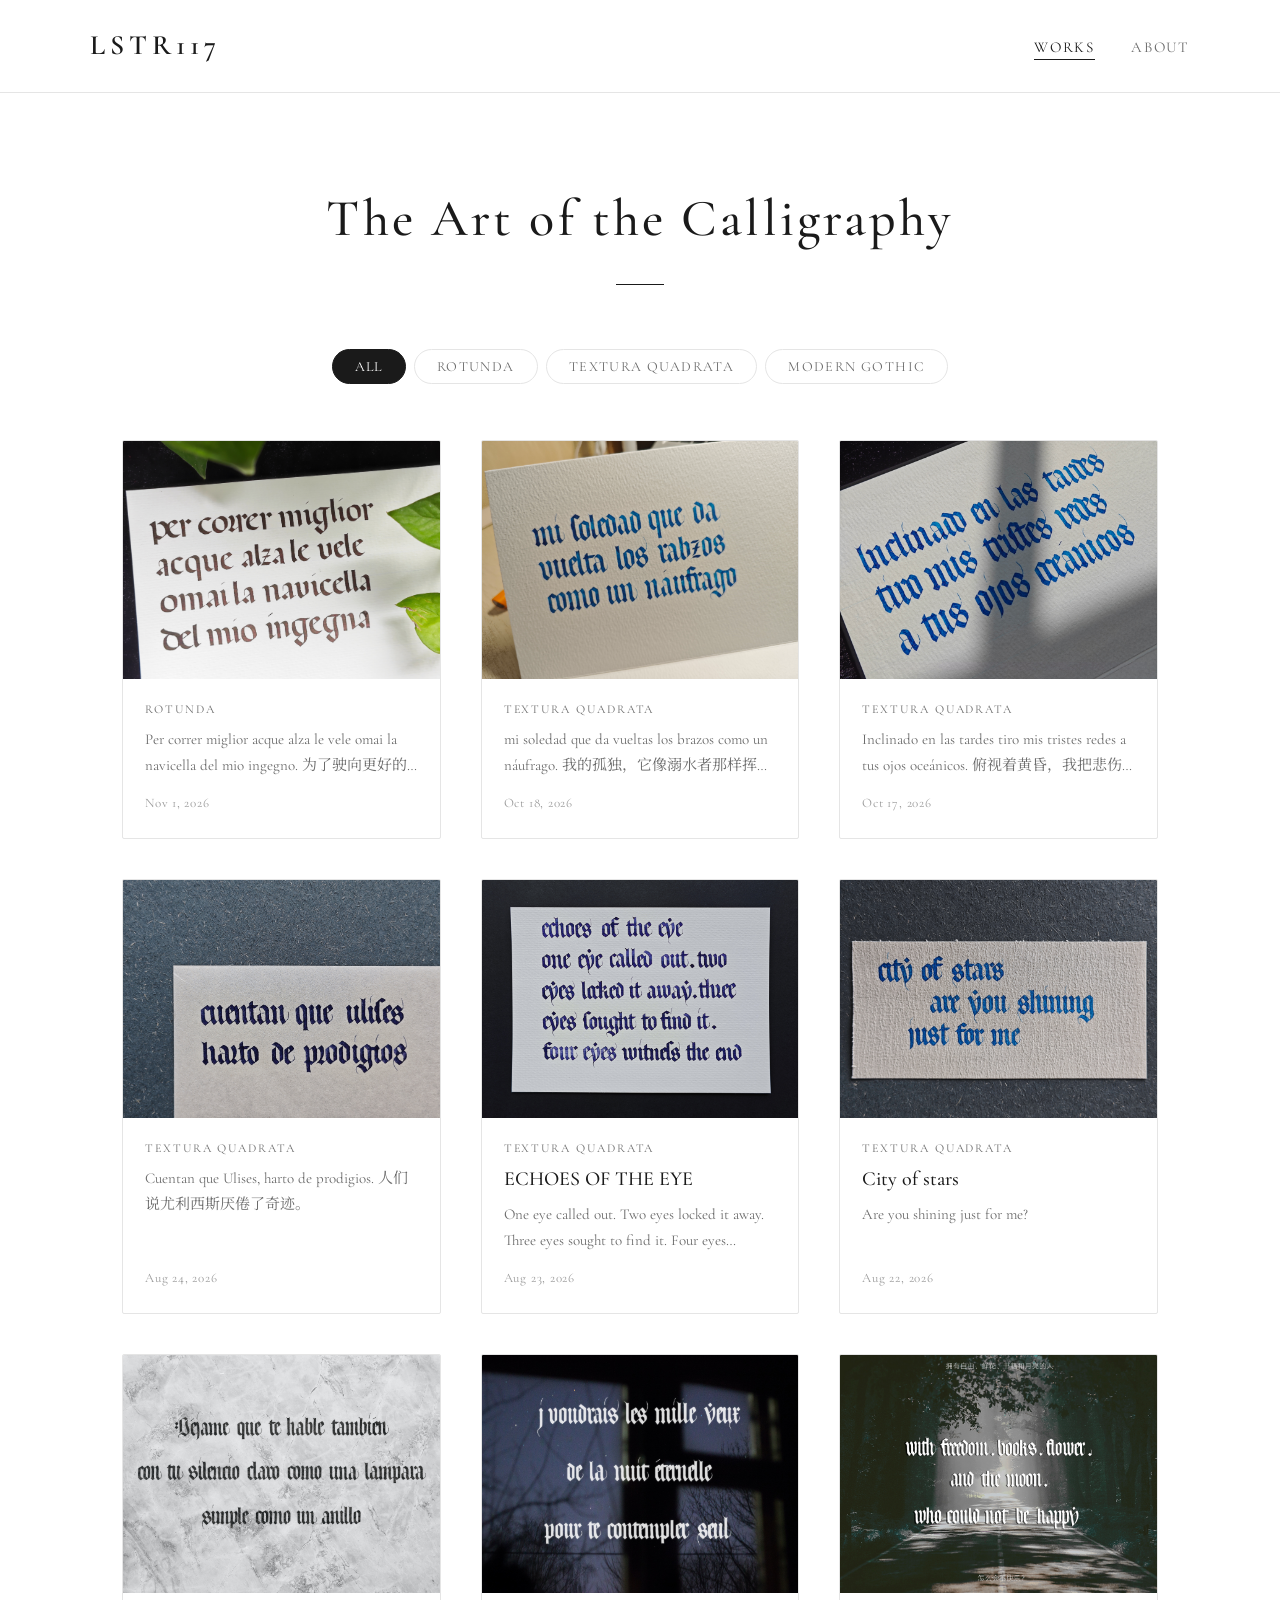
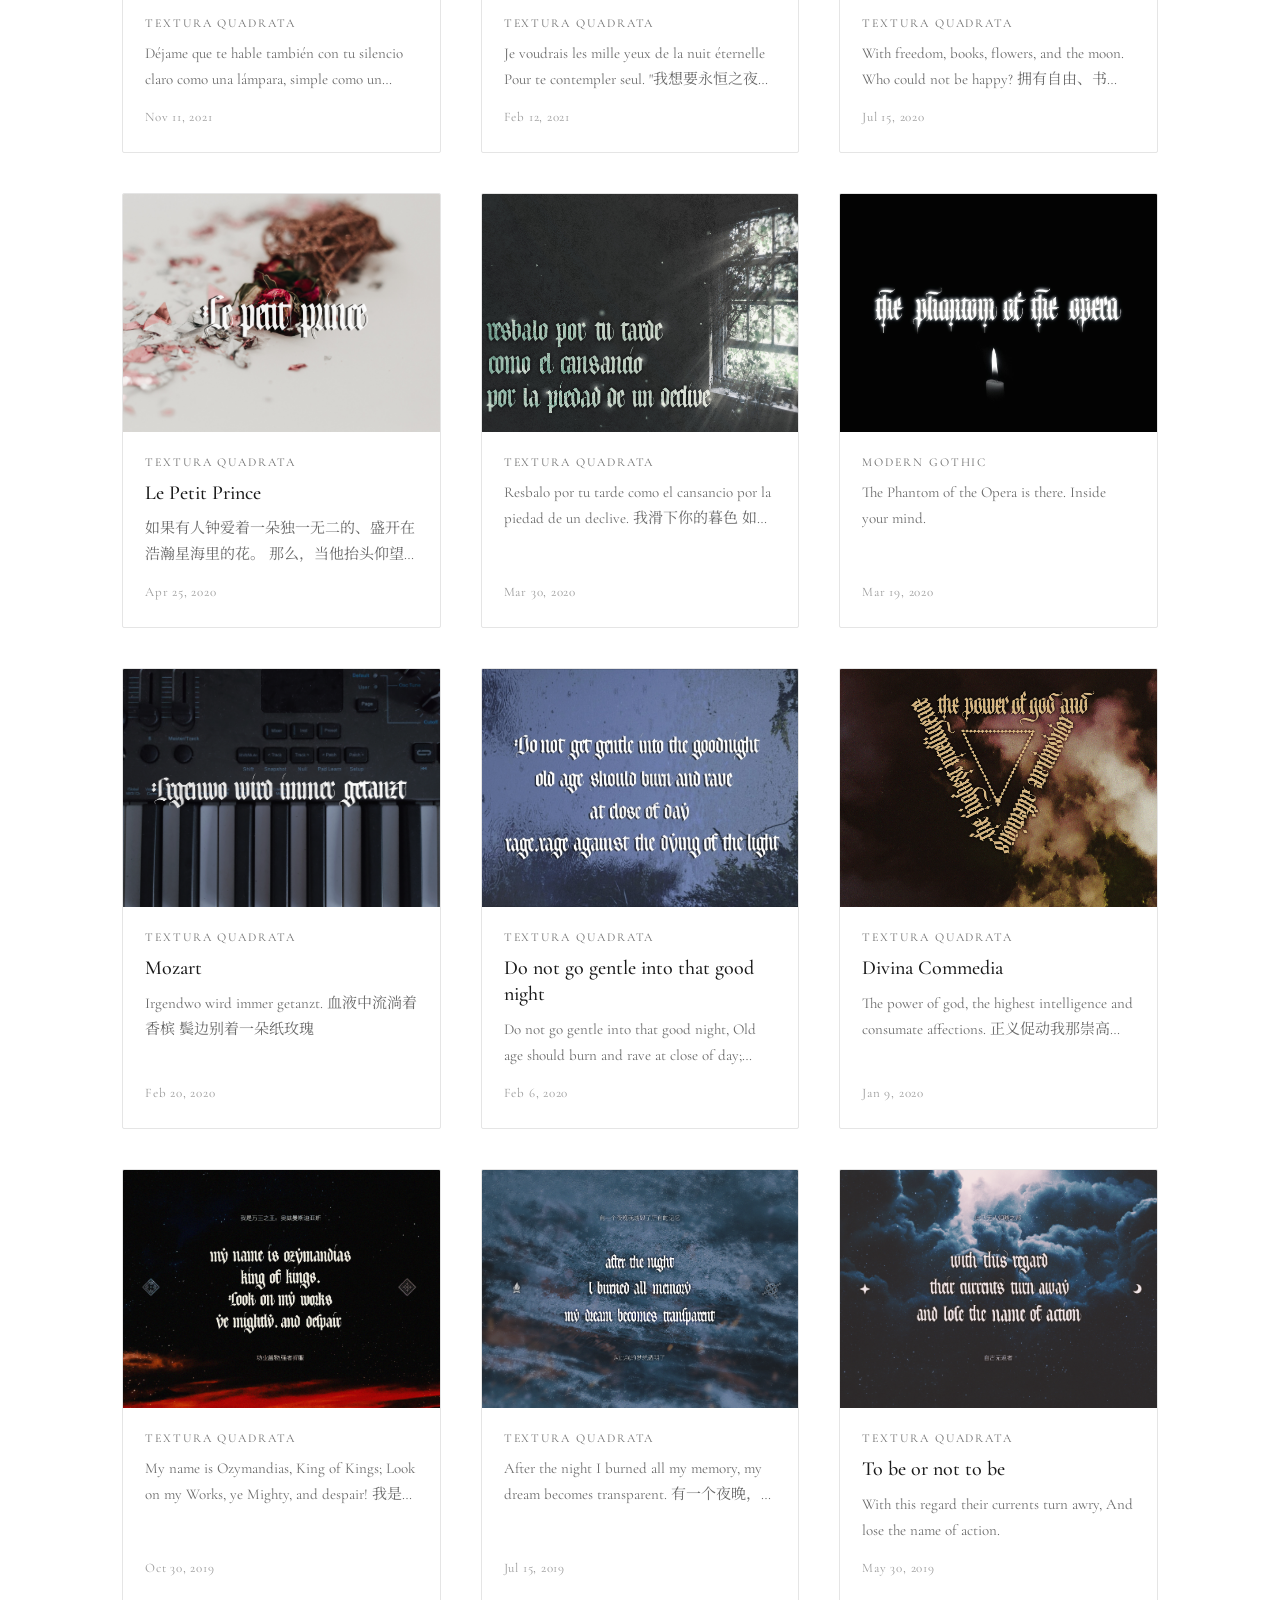
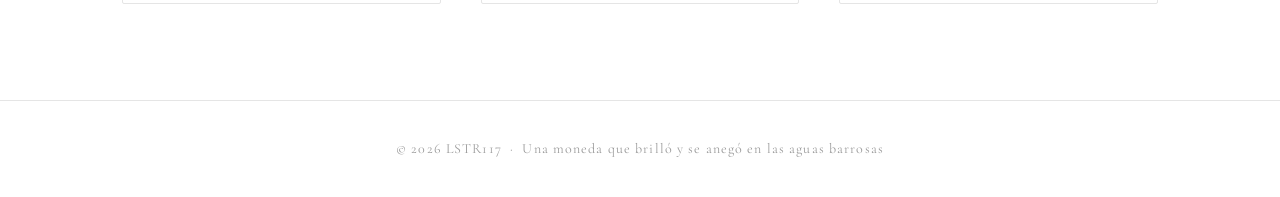
<file: index.html>
<!DOCTYPE html>
<html lang="en">
<head>
  <meta charset="UTF-8" />
  <meta name="viewport" content="width=device-width, initial-scale=1.0" />
  <title>LSTR117 — Calligraphy Portfolio</title>
  <meta name="description" content="LSTR117 — A personal portfolio of English gothic calligraphy: Textura Quadrata, Italic, Old English, and modern gothic scripts." />

  <!-- Google Fonts -->
  <link rel="preconnect" href="https://fonts.googleapis.com" />
  <link rel="preconnect" href="https://fonts.gstatic.com" crossorigin />
  <link href="https://fonts.googleapis.com/css2?family=Unifray:wght@400;500;600&family=Cormorant+Garamond:ital,wght@0,400;0,500;0,600;1,400;1,500&family=Noto+Serif+SC:wght@400;500;600&display=swap" rel="stylesheet" />

  <link rel="stylesheet" href="css/style.css" />
</head>
<body>

  <!-- Header -->
  <header class="site-header">
    <div class="container nav">
      <a href="index.html" class="logo">LSTR117</a>
      <ul class="nav-links">
        <li><a href="index.html" class="active">Works</a></li>
        <li><a href="about.html">About</a></li>
      </ul>
    </div>
  </header>

  <!-- Hero -->
  <section class="hero">
    <div class="container">
      <h1>The Art of the Calligraphy</h1>
      <div class="divider"></div>
    </div>
  </section>

  <!-- Gallery -->
  <main class="container">
    <div class="filter-bar" id="filterBar"><!-- filter buttons injected by JS --></div>
    <div class="gallery" id="gallery"><!-- work cards injected by JS --></div>
    <div class="empty" id="emptyState" style="display:none;">No works in this category yet.</div>
  </main>

  <!-- Modal -->
  <div class="modal-overlay" id="modalOverlay">
    <div class="modal" id="modal"><!-- detail content injected by JS --></div>
  </div>

  <!-- Footer -->
  <footer class="site-footer">
    <div class="container">
      © <span id="year"></span> LSTR117 &nbsp;·&nbsp; Una moneda que brilló y se anegó en las aguas barrosas
    </div>
  </footer>

  <script src="js/works.js"></script>
  <script src="js/main.js"></script>
</body>
</html>
</file>
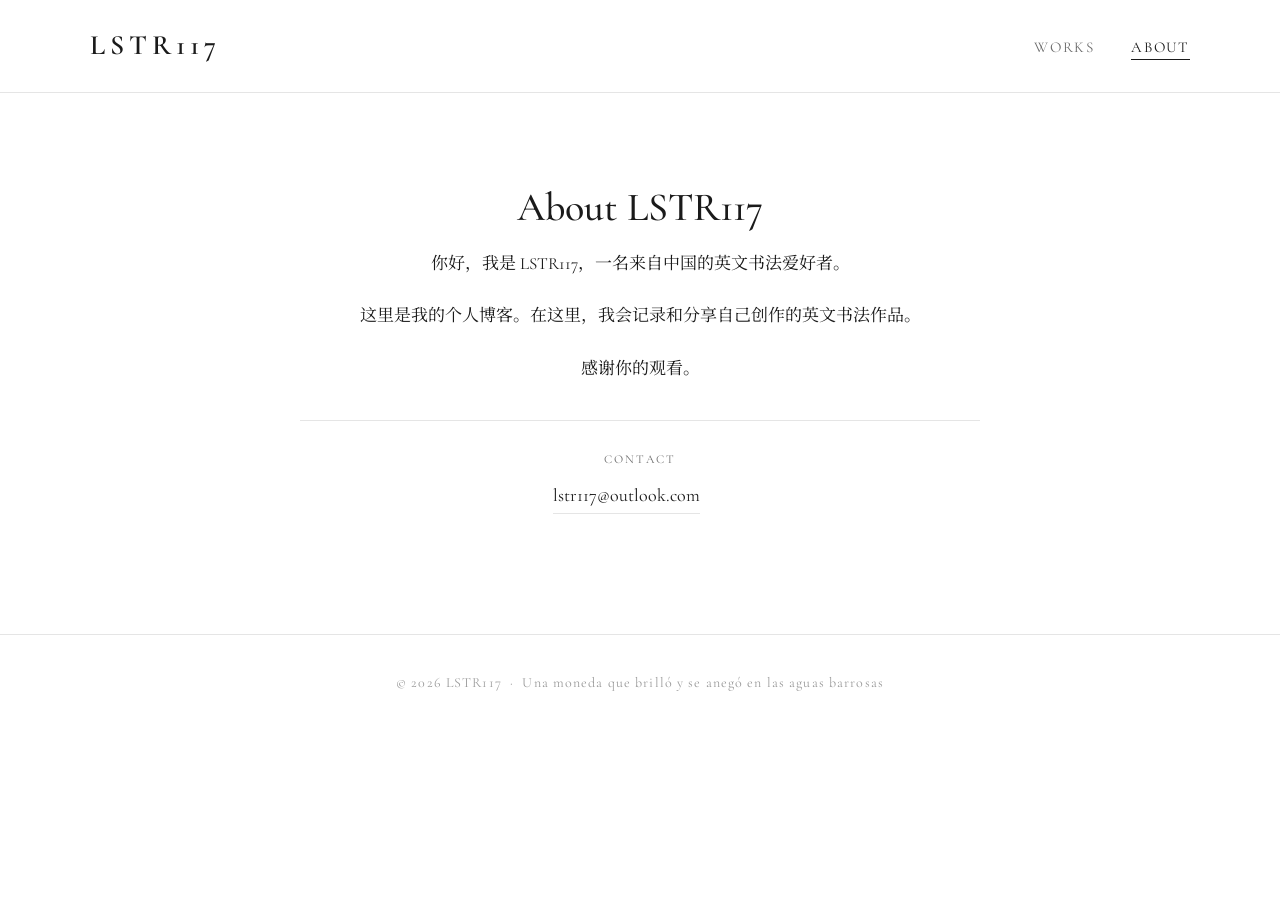
<file: about.html>
<!DOCTYPE html>
<html lang="en">
<head>
  <meta charset="UTF-8" />
  <meta name="viewport" content="width=device-width, initial-scale=1.0" />
  <title>About · LSTR117</title>

  <link rel="preconnect" href="https://fonts.googleapis.com" />
  <link rel="preconnect" href="https://fonts.gstatic.com" crossorigin />
  <link href="https://fonts.googleapis.com/css2?family=Unifray:wght@400;500;600&family=Cormorant+Garamond:ital,wght@0,400;0,500;0,600;1,400;1,500&family=Noto+Serif+SC:wght@400;500;600&display=swap" rel="stylesheet" />

  <link rel="stylesheet" href="css/style.css" />
</head>
<body>

  <!-- Header -->
  <header class="site-header">
    <div class="container nav">
      <a href="index.html" class="logo">LSTR117</a>
      <ul class="nav-links">
        <li><a href="index.html">Works</a></li>
        <li><a href="about.html" class="active">About</a></li>
      </ul>
    </div>
  </header>

  <!-- About -->
  <main class="about container">
    <div class="about-single">
      <div class="about-text">
        <h1>About LSTR117</h1>

        <p>你好，我是 LSTR117，一名来自中国的英文书法爱好者。</p>

        <p>这里是我的个人博客。在这里，我会记录和分享自己创作的英文书法作品。</p>

        <p>感谢你的观看。</p>

        <div class="contact">
          <div class="contact-label">Contact</div>
          <a href="mailto:lstr117@outlook.com">lstr117@outlook.com</a>
        </div>
      </div>
    </div>
  </main>

  <!-- Footer -->
  <footer class="site-footer">
    <div class="container">
      © <span id="year"></span> LSTR117 &nbsp;·&nbsp; Una moneda que brilló y se anegó en las aguas barrosas
    </div>
  </footer>

  <script>
    document.getElementById('year').textContent = new Date().getFullYear();
  </script>
</body>
</html>
</file>
<file: css/style.css>
/* ============================================================
 *  LSTR512 — Minimal Portfolio
 *  White base, black lines
 * ============================================================ */

:root {
  --bg: #ffffff;
  --bg-card: #ffffff;
  --bg-elev: #fafafa;
  --ink: #1a1a1a;
  --ink-soft: #6b6b6b;
  --ink-dim: #9a9a9a;
  --line: #e5e5e5;
  --line-strong: #1a1a1a;
  --accent: #1a1a1a;
  --shadow: none;
  --logo-font: "Unifray", "Cormorant Garamond", Georgia, serif;
  --serif: "Cormorant Garamond", "Noto Serif SC", Georgia, serif;
}

* { margin: 0; padding: 0; box-sizing: border-box; }

html { scroll-behavior: smooth; }

body {
  background: var(--bg);
  color: var(--ink);
  font-family: var(--serif);
  line-height: 1.7;
  font-size: 18px;
  -webkit-font-smoothing: antialiased;
}

a { color: inherit; text-decoration: none; }

img { max-width: 100%; display: block; }

.container {
  max-width: 1100px;
  margin: 0 auto;
  padding: 0 32px;
}

/* ---------- Header ---------- */
.site-header {
  border-bottom: 1px solid var(--line);
  position: sticky;
  top: 0;
  z-index: 50;
  background: rgba(255, 255, 255, 0.95);
}

.nav {
  display: flex;
  align-items: center;
  justify-content: space-between;
  padding: 22px 0;
}

.logo {
  font-family: var(--logo-font);
  font-size: 28px;
  font-weight: 600;
  letter-spacing: 0.18em;
  color: var(--ink);
}

.nav-links {
  display: flex;
  gap: 36px;
  list-style: none;
}

.nav-links a {
  font-size: 15px;
  letter-spacing: 0.12em;
  text-transform: uppercase;
  color: var(--ink-soft);
  position: relative;
  padding-bottom: 4px;
  transition: color 0.25s;
}

.nav-links a:hover,
.nav-links a.active { color: var(--ink); }

.nav-links a.active::after {
  content: "";
  position: absolute;
  left: 0; bottom: 0;
  width: 100%;
  height: 1px;
  background: var(--ink);
}

/* ---------- Hero ---------- */
.hero {
  text-align: center;
  padding: 96px 0 64px;
}

.hero h1 {
  font-family: var(--logo-font);
  font-size: 52px;
  font-weight: 500;
  letter-spacing: 0.06em;
  line-height: 1.15;
  color: var(--ink);
}

.hero .divider {
  width: 48px;
  height: 1px;
  background: var(--ink);
  margin: 36px auto 0;
}

/* ---------- Filter bar ---------- */
.filter-bar {
  display: flex;
  justify-content: center;
  flex-wrap: wrap;
  gap: 8px;
  margin: 0 0 56px;
}

.filter-btn {
  border: 1px solid var(--line);
  background: transparent;
  font-family: var(--serif);
  font-size: 14px;
  letter-spacing: 0.1em;
  text-transform: uppercase;
  color: var(--ink-soft);
  padding: 8px 22px;
  border-radius: 999px;
  cursor: pointer;
  transition: all 0.25s;
}

.filter-btn:hover { color: var(--ink); border-color: var(--ink); }

.filter-btn.active {
  background: var(--ink);
  color: var(--bg);
  border-color: var(--ink);
}

/* ---------- Gallery ---------- */
.gallery {
  display: grid;
  grid-template-columns: repeat(auto-fill, minmax(300px, 1fr));
  gap: 40px;
  padding-bottom: 96px;
}

.work-card {
  background: var(--bg-card);
  border: 1px solid var(--line);
  border-radius: 2px;
  overflow: hidden;
  cursor: pointer;
  transition: border-color 0.3s ease;
  display: flex;
  flex-direction: column;
}

.work-card:hover {
  border-color: var(--ink);
}

.work-card .thumb {
  aspect-ratio: 4 / 3;
  background: #f7f7f7;
  overflow: hidden;
}

.work-card .thumb img {
  width: 100%;
  height: 100%;
  object-fit: cover;
}

.work-card .meta {
  padding: 20px 22px 24px;
  flex: 1;
  display: flex;
  flex-direction: column;
}

.work-card .tag {
  font-size: 12px;
  letter-spacing: 0.16em;
  text-transform: uppercase;
  color: var(--ink-soft);
  margin-bottom: 8px;
}

.work-card h3:empty { display: none; }
.work-card h3 {
  font-size: 20px;
  font-weight: 500;
  line-height: 1.3;
  margin-bottom: 10px;
  color: var(--ink);
}

.work-card .excerpt {
  color: var(--ink-soft);
  font-size: 15px;
  display: -webkit-box;
  -webkit-line-clamp: 2;
  -webkit-box-orient: vertical;
  overflow: hidden;
}

.work-card .date {
  margin-top: auto;
  padding-top: 14px;
  font-size: 13px;
  color: var(--ink-dim);
  letter-spacing: 0.06em;
}

/* ---------- Modal ---------- */
.modal-overlay {
  position: fixed;
  inset: 0;
  background: rgba(0, 0, 0, 0.5);
  display: none;
  align-items: flex-start;
  justify-content: center;
  padding: 48px 24px;
  z-index: 100;
  overflow-y: auto;
}

.modal-overlay.open { display: flex; }

.modal {
  background: var(--bg-card);
  max-width: 920px;
  width: 100%;
  border-radius: 2px;
  position: relative;
  border: 1px solid var(--line);
  animation: rise 0.3s ease;
}

@keyframes rise {
  from { opacity: 0; transform: translateY(12px); }
  to { opacity: 1; transform: translateY(0); }
}

.modal-close {
  position: absolute;
  top: 16px; right: 18px;
  background: #fff;
  border: 1px solid var(--line);
  width: 36px; height: 36px;
  border-radius: 50%;
  font-size: 18px;
  cursor: pointer;
  color: var(--ink);
  display: flex;
  align-items: center;
  justify-content: center;
  z-index: 5;
  transition: all 0.2s;
}

.modal-close:hover { background: var(--ink); color: #fff; }

.carousel {
  position: relative;
  width: 100%;
  max-height: 70vh;
  overflow: hidden;
  background: #f7f7f7;
  user-select: none;
}

.carousel-viewport {
  width: 100%;
  overflow: hidden;
  cursor: grab;
}

.carousel.has-multiple .carousel-viewport { cursor: grab; }
.carousel.has-multiple .carousel-viewport:active { cursor: grabbing; }

.carousel-track {
  display: flex;
  transition: transform 0.35s ease;
  will-change: transform;
}

.carousel-slide {
  min-width: 100%;
  height: auto;
  max-height: 70vh;
  object-fit: contain;
  display: block;
  pointer-events: none;
  -webkit-user-drag: none;
}

.carousel-btn {
  position: absolute;
  top: 50%;
  transform: translateY(-50%);
  width: 40px;
  height: 40px;
  border-radius: 50%;
  border: 1px solid var(--line);
  background: rgba(255, 255, 255, 0.9);
  color: var(--ink);
  font-size: 16px;
  cursor: pointer;
  display: flex;
  align-items: center;
  justify-content: center;
  z-index: 2;
  transition: background 0.2s, border-color 0.2s;
  line-height: 1;
}

.carousel-btn:hover {
  background: var(--ink);
  color: #fff;
  border-color: var(--ink);
}

.carousel-btn.prev { left: 12px; }
.carousel-btn.next { right: 12px; }

.carousel-dots {
  position: absolute;
  bottom: 12px;
  left: 0;
  right: 0;
  display: flex;
  justify-content: center;
  gap: 8px;
  z-index: 2;
}

.carousel-dot {
  width: 6px;
  height: 6px;
  border-radius: 50%;
  background: rgba(0, 0, 0, 0.25);
  cursor: pointer;
  transition: background 0.2s, transform 0.2s;
}

.carousel-dot.active {
  background: var(--ink);
  transform: scale(1.4);
}

.carousel-dot:hover { background: rgba(0, 0, 0, 0.5); }

.modal-body { padding: 40px 48px 52px; }

.modal-body .tag {
  font-size: 12px;
  letter-spacing: 0.16em;
  text-transform: uppercase;
  color: var(--ink-soft);
}

.modal-body h2 {
  font-family: var(--logo-font);
  font-size: 32px;
  font-weight: 500;
  margin: 8px 0 6px;
  line-height: 1.2;
  color: var(--ink);
}

.modal-body .date {
  font-size: 14px;
  color: var(--ink-dim);
  letter-spacing: 0.06em;
  margin-bottom: 28px;
}

.modal-body .section-label {
  font-size: 12px;
  letter-spacing: 0.18em;
  text-transform: uppercase;
  color: var(--ink-soft);
  margin-bottom: 8px;
  display: flex;
  align-items: center;
  gap: 10px;
}

.modal-body .section-label::after {
  content: "";
  flex: 1;
  height: 1px;
  background: var(--line);
}

.modal-body .english-text {
  font-size: 20px;
  line-height: 1.7;
  margin-bottom: 32px;
  color: var(--ink);
}

.modal-body .materials {
  font-size: 16px;
  line-height: 1.8;
  color: var(--ink-soft);
  margin-bottom: 32px;
  white-space: pre-line;
}

.modal-body .thoughts {
  font-size: 17px;
  line-height: 1.8;
  color: var(--ink);
  white-space: pre-line;
}

/* ---------- About page ---------- */
.about {
  padding: 80px 0 120px;
}

.about-single {
  max-width: 680px;
  margin: 0 auto;
  text-align: center;
}

.about-text h1 {
  font-family: var(--logo-font);
  font-size: 40px;
  font-weight: 500;
  margin-bottom: 8px;
  color: var(--ink);
}

.about-text .role {
  font-size: 17px;
  color: var(--ink-soft);
  font-style: italic;
  letter-spacing: 0.08em;
  margin-bottom: 32px;
}

.about-text p {
  margin-bottom: 22px;
  font-size: 17px;
  line-height: 1.8;
  color: var(--ink);
}

.about-text .contact {
  margin-top: 36px;
  padding-top: 28px;
  border-top: 1px solid var(--line);
}

.about-text .contact-label {
  font-size: 12px;
  letter-spacing: 0.18em;
  text-transform: uppercase;
  color: var(--ink-soft);
  margin-bottom: 10px;
}

.about-text .contact a {
  display: inline-block;
  margin-right: 28px;
  border-bottom: 1px solid var(--line);
  padding-bottom: 3px;
  transition: border-color 0.25s, color 0.25s;
}

.about-text .contact a:hover {
  border-color: var(--ink);
  color: var(--ink);
}

/* ---------- Footer ---------- */
.site-footer {
  border-top: 1px solid var(--line);
  padding: 36px 0;
  text-align: center;
  font-size: 14px;
  color: var(--ink-dim);
  letter-spacing: 0.08em;
}

/* ---------- Empty state ---------- */
.empty {
  text-align: center;
  padding: 80px 0;
  color: var(--ink-soft);
  font-style: italic;
}

/* ---------- Responsive ---------- */
@media (max-width: 760px) {
  .container { padding: 0 20px; }
  .hero { padding: 64px 0 40px; }
  .hero h1 { font-size: 34px; }
  .nav-links { gap: 22px; }
  .nav-links a { font-size: 13px; }
  .gallery { grid-template-columns: 1fr; gap: 28px; }
  .modal-body { padding: 28px 24px 40px; }
  .modal-body h2 { font-size: 24px; }
  .modal-body .english-text { font-size: 17px; }
  .carousel-btn { width: 36px; height: 36px; }
  .carousel-btn.prev { left: 8px; }
  .carousel-btn.next { right: 8px; }
  .about-text h1 { font-size: 30px; }
}
</file>
